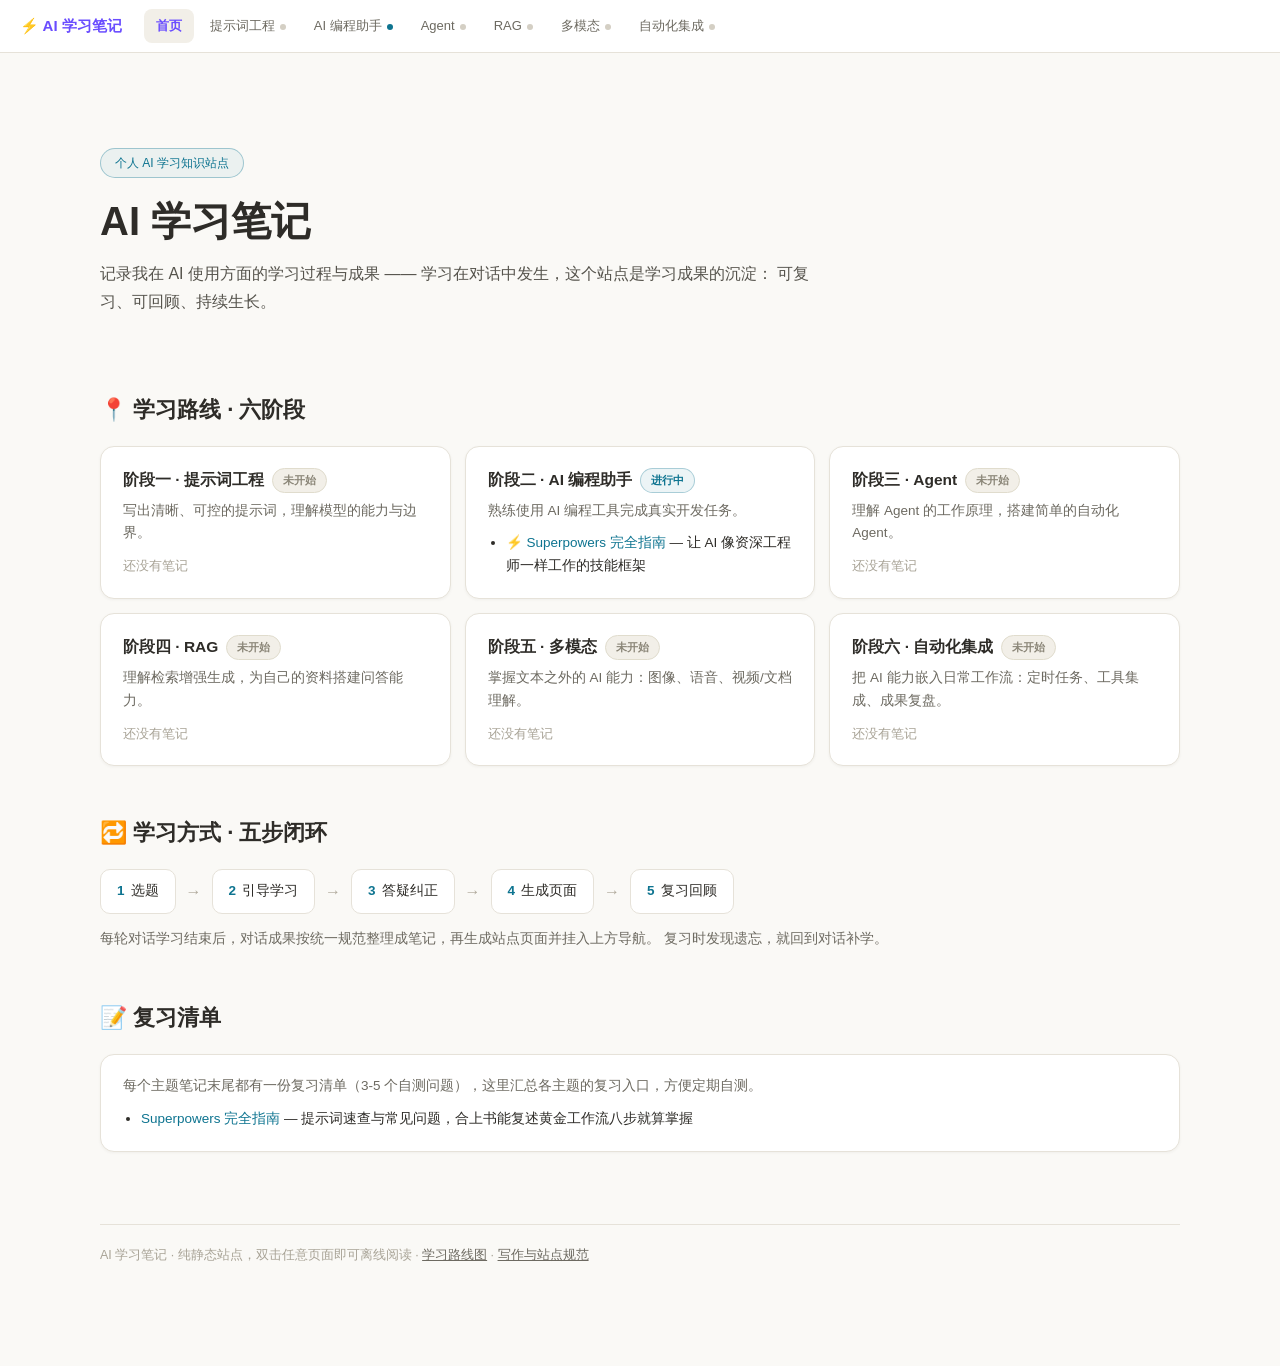
<file: index.html>
<!DOCTYPE html>
<html lang="zh-CN">
<head>
<meta charset="UTF-8">
<meta name="viewport" content="width=device-width, initial-scale=1.0">
<title>AI 学习笔记 · 首页</title>
<link rel="stylesheet" href="./assets/site.css">
<script src="./assets/site.js"></script>
<style>
  body { background: var(--site-bg); color: var(--site-text);
    font-family: -apple-system, BlinkMacSystemFont, "PingFang SC",
    "Hiragino Sans GB", "Microsoft YaHei", sans-serif;
    margin: 0; line-height: 1.7; }
  .wrap { max-width: 1080px; margin: 0 auto; padding: 56px 28px 100px; }
  .hero { padding: 40px 0 20px; }
  .hero .badge { display: inline-block; font-size: 12px; color: var(--site-accent2);
    border: 1px solid rgba(14,116,144,.35); padding: 4px 14px; border-radius: 999px;
    margin-bottom: 18px; background: rgba(14,116,144,.06); }
  .hero h1 { font-size: 40px; margin: 0 0 14px; line-height: 1.25;
    background: linear-gradient(100deg, #2e2c28 30%, var(--site-accent) 75%, var(--site-accent2));
    -webkit-background-clip: text; background-clip: text; color: transparent; }
  .hero p { color: #55534c; font-size: 16px; max-width: 720px; margin: 0 0 8px; }

  h2 { font-size: 22px; margin: 48px 0 18px; }
  .grid { display: grid; gap: 14px;
    grid-template-columns: repeat(auto-fill, minmax(300px, 1fr)); }
  .card { background: var(--site-card); border: 1px solid var(--site-line);
    border-radius: 14px; padding: 20px 22px; transition: .2s;
    box-shadow: 0 1px 3px rgba(60,55,40,.05); }
  .card:hover { border-color: #cfc9bb; transform: translateY(-2px);
    box-shadow: 0 4px 14px rgba(60,55,40,.08); }
  .card h3 { font-size: 15.5px; margin: 0 0 6px; display: flex;
    align-items: center; gap: 8px; flex-wrap: wrap; }
  .card p { font-size: 13.5px; color: var(--site-muted); margin: 0 0 10px; }
  .st { font-size: 11px; font-weight: 700; padding: 2px 10px; border-radius: 999px; }
  .st.doing { background: rgba(14,116,144,.08); color: #0e7490;
    border: 1px solid rgba(14,116,144,.3); }
  .st.todo { background: #f2efe8; color: #8a8577;
    border: 1px solid #e0dccd; }
  .st.done { background: rgba(15,157,88,.08); color: #0f9d58;
    border: 1px solid rgba(15,157,88,.3); }
  .card ul { margin: 0; padding-left: 18px; font-size: 13.5px; }
  .card ul a { color: var(--site-accent2); text-decoration: none; }
  .card ul a:hover { text-decoration: underline; }
  .card .empty { color: #a8a396; font-size: 13px; }

  .loop { display: flex; flex-wrap: wrap; gap: 10px; align-items: center; }
  .loop .node { background: var(--site-card); border: 1px solid var(--site-line);
    border-radius: 10px; padding: 10px 16px; font-size: 13.5px; }
  .loop .node b { color: var(--site-accent2); margin-right: 6px; }
  .loop .arrow { color: #b0aa9c; }

  footer { margin-top: 72px; padding-top: 20px; border-top: 1px solid var(--site-line);
    color: #a8a396; font-size: 12.5px; }
  footer a { color: var(--site-muted); }
</style>
</head>
<body class="site-page">
<div class="wrap">

  <div class="hero">
    <div class="badge">个人 AI 学习知识站点</div>
    <h1>AI 学习笔记</h1>
    <p>记录我在 AI 使用方面的学习过程与成果 —— 学习在对话中发生，这个站点是学习成果的沉淀：
       可复习、可回顾、持续生长。</p>
  </div>

  <h2>📍 学习路线 · 六阶段</h2>
  <div class="grid">
    <div class="card">
      <h3>阶段一 · 提示词工程 <span class="st todo">未开始</span></h3>
      <p>写出清晰、可控的提示词，理解模型的能力与边界。</p>
      <div class="empty">还没有笔记</div>
    </div>
    <div class="card">
      <h3>阶段二 · AI 编程助手 <span class="st doing">进行中</span></h3>
      <p>熟练使用 AI 编程工具完成真实开发任务。</p>
      <ul>
        <li><a href="topics/ai-coding/superpowers/index.html">⚡ Superpowers 完全指南</a> — 让 AI 像资深工程师一样工作的技能框架</li>
      </ul>
    </div>
    <div class="card">
      <h3>阶段三 · Agent <span class="st todo">未开始</span></h3>
      <p>理解 Agent 的工作原理，搭建简单的自动化 Agent。</p>
      <div class="empty">还没有笔记</div>
    </div>
    <div class="card">
      <h3>阶段四 · RAG <span class="st todo">未开始</span></h3>
      <p>理解检索增强生成，为自己的资料搭建问答能力。</p>
      <div class="empty">还没有笔记</div>
    </div>
    <div class="card">
      <h3>阶段五 · 多模态 <span class="st todo">未开始</span></h3>
      <p>掌握文本之外的 AI 能力：图像、语音、视频/文档理解。</p>
      <div class="empty">还没有笔记</div>
    </div>
    <div class="card">
      <h3>阶段六 · 自动化集成 <span class="st todo">未开始</span></h3>
      <p>把 AI 能力嵌入日常工作流：定时任务、工具集成、成果复盘。</p>
      <div class="empty">还没有笔记</div>
    </div>
  </div>

  <h2>🔁 学习方式 · 五步闭环</h2>
  <div class="loop">
    <div class="node"><b>1</b>选题</div><span class="arrow">→</span>
    <div class="node"><b>2</b>引导学习</div><span class="arrow">→</span>
    <div class="node"><b>3</b>答疑纠正</div><span class="arrow">→</span>
    <div class="node"><b>4</b>生成页面</div><span class="arrow">→</span>
    <div class="node"><b>5</b>复习回顾</div>
  </div>
  <p style="color:var(--site-muted);font-size:13.5px;margin-top:14px">
    每轮对话学习结束后，对话成果按统一规范整理成笔记，再生成站点页面并挂入上方导航。
    复习时发现遗忘，就回到对话补学。
  </p>

  <h2>📝 复习清单</h2>
  <div class="card" id="review">
    <p>每个主题笔记末尾都有一份复习清单（3-5 个自测问题），这里汇总各主题的复习入口，方便定期自测。</p>
    <ul>
      <li><a href="topics/ai-coding/superpowers/index.html#prompts">Superpowers 完全指南</a> — 提示词速查与常见问题，合上书能复述黄金工作流八步就算掌握</li>
    </ul>
  </div>

  <footer>
    AI 学习笔记 · 纯静态站点，双击任意页面即可离线阅读 ·
    <a href="docs/roadmap.md">学习路线图</a> ·
    <a href="docs/conventions.md">写作与站点规范</a>
  </footer>

</div>
</body>
</html>
</file>
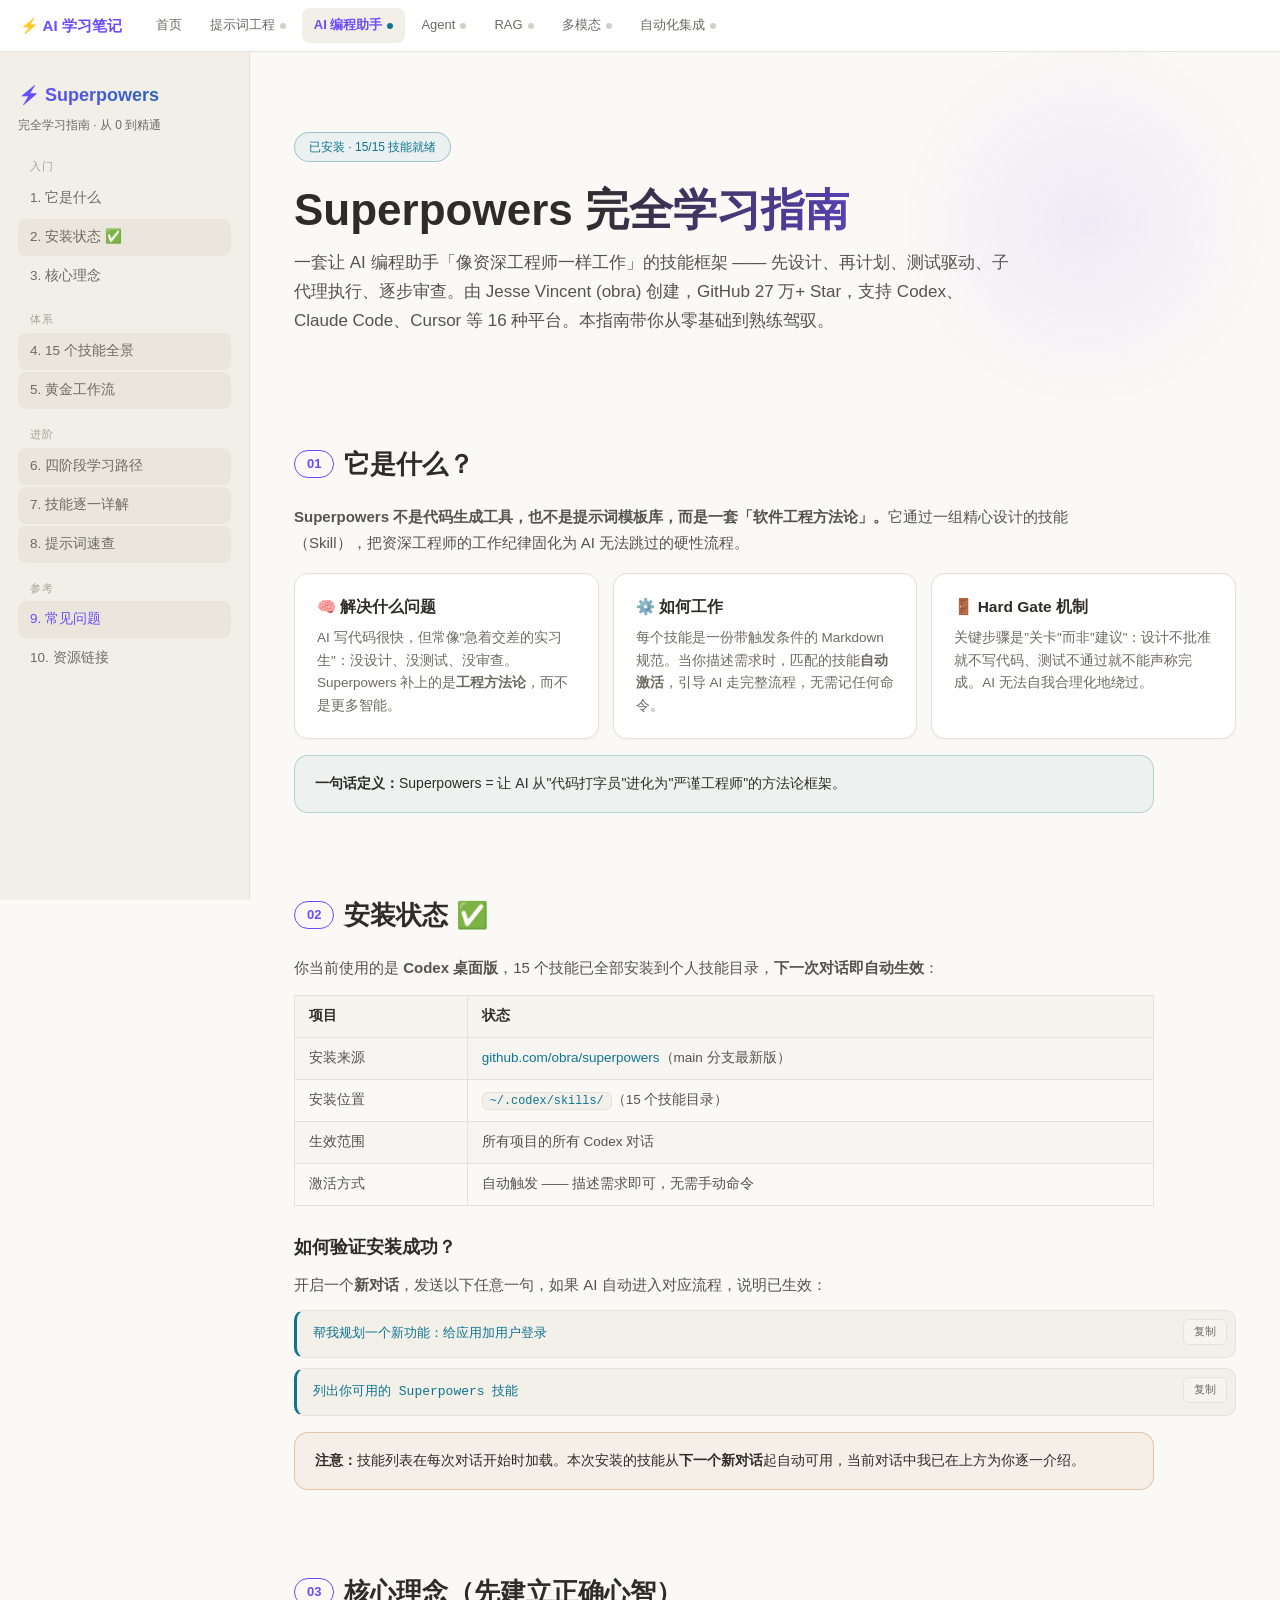
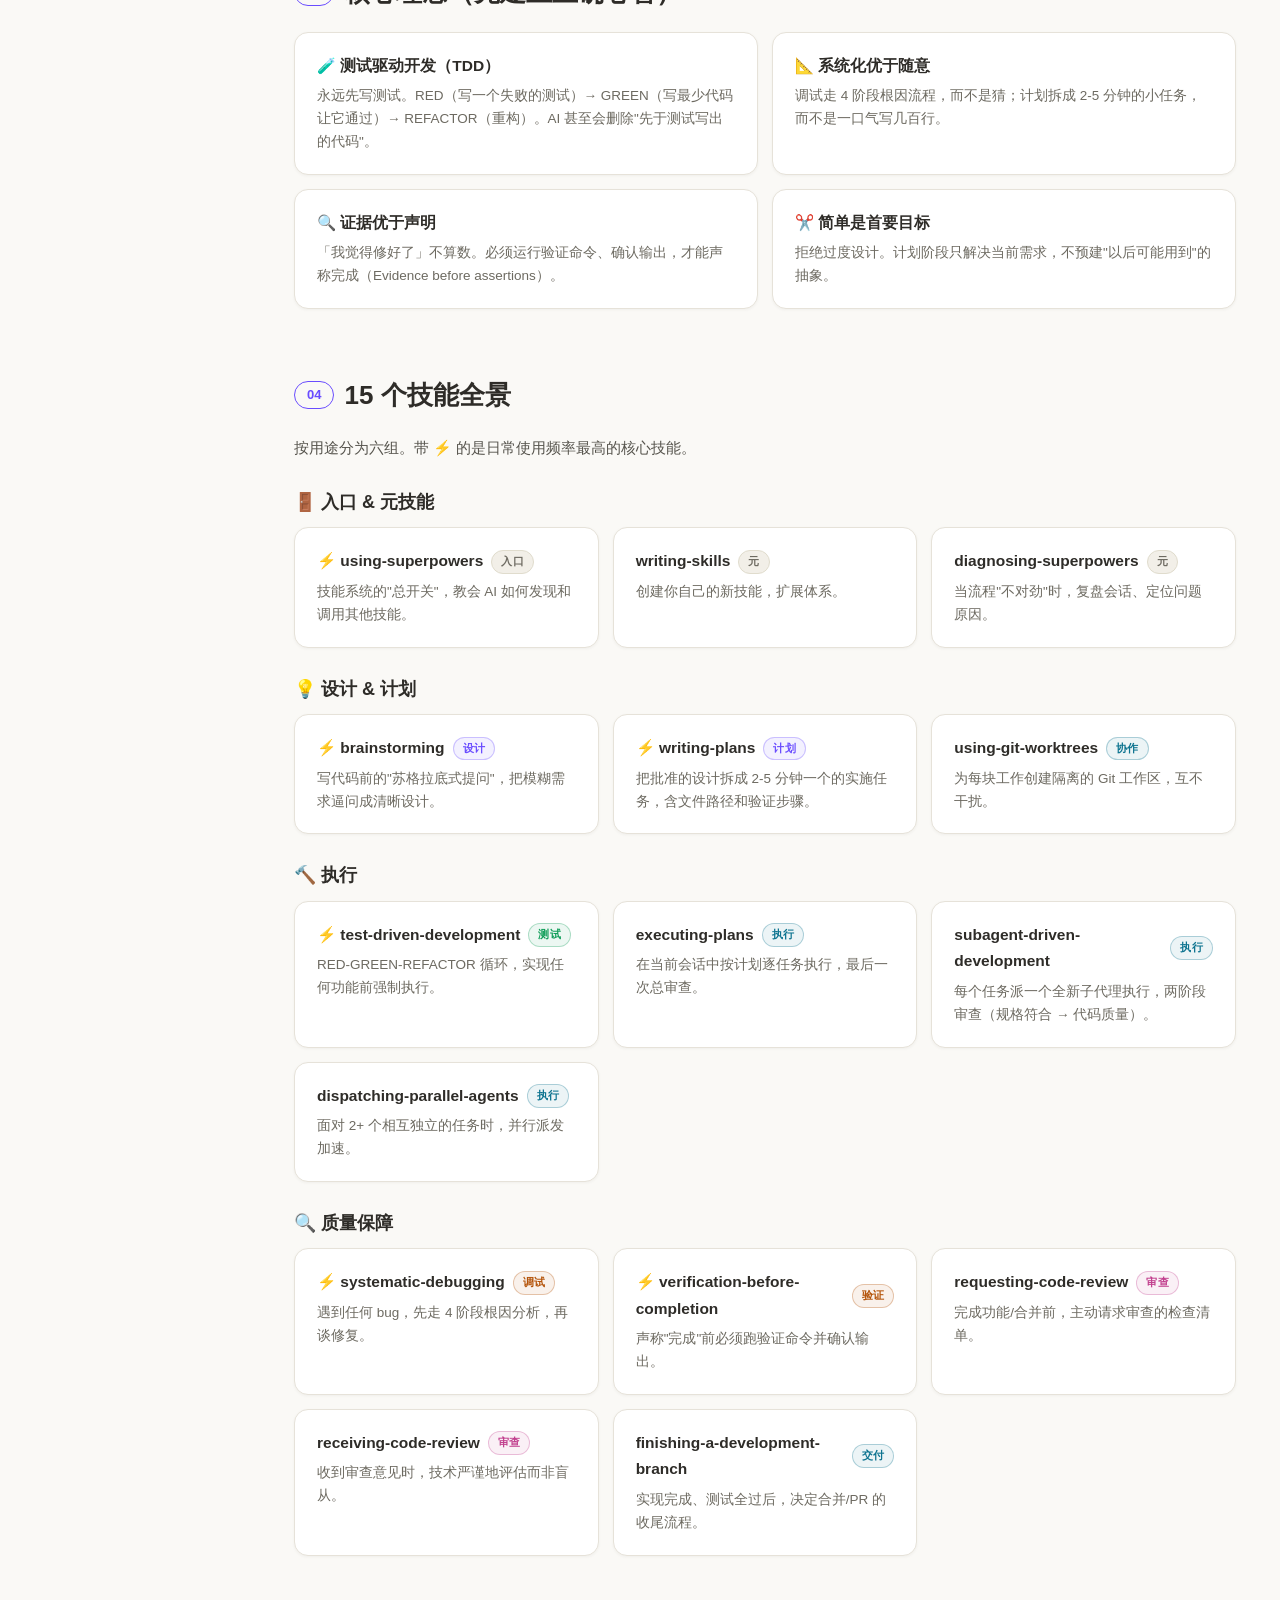
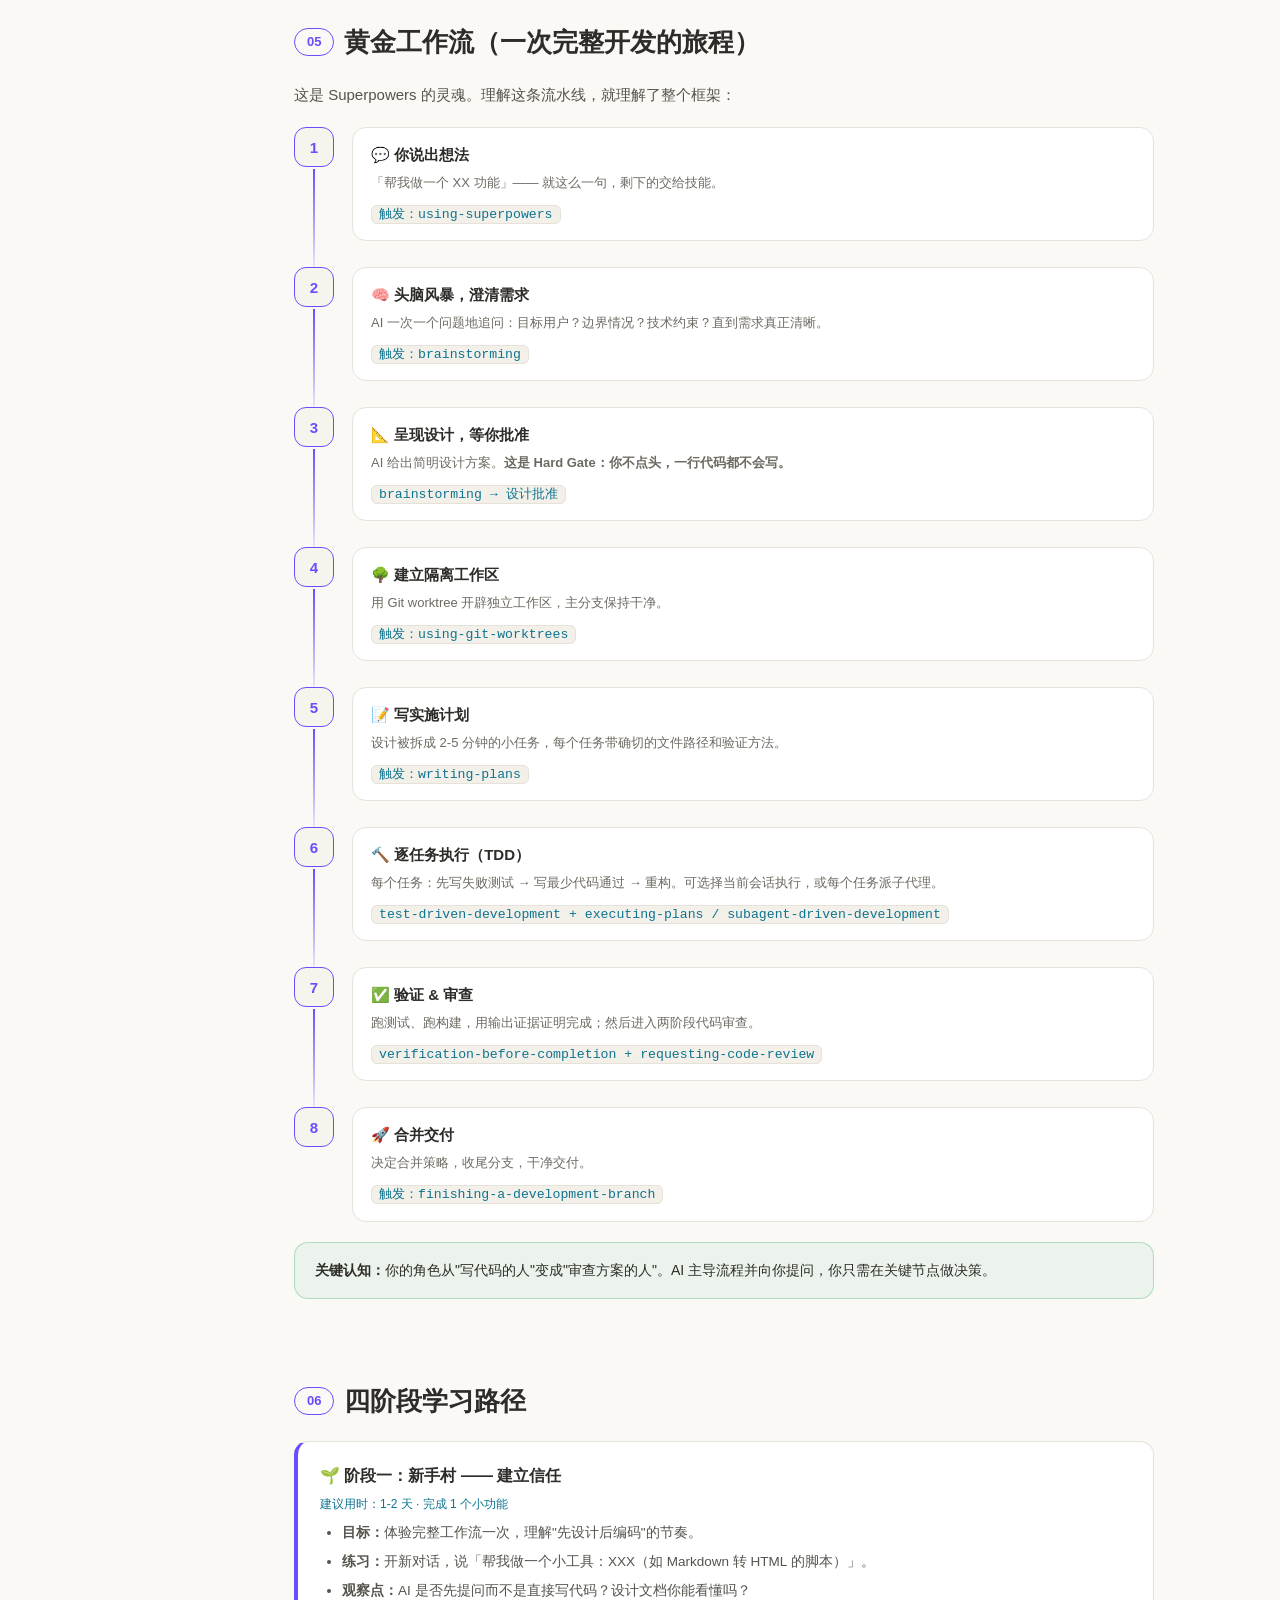
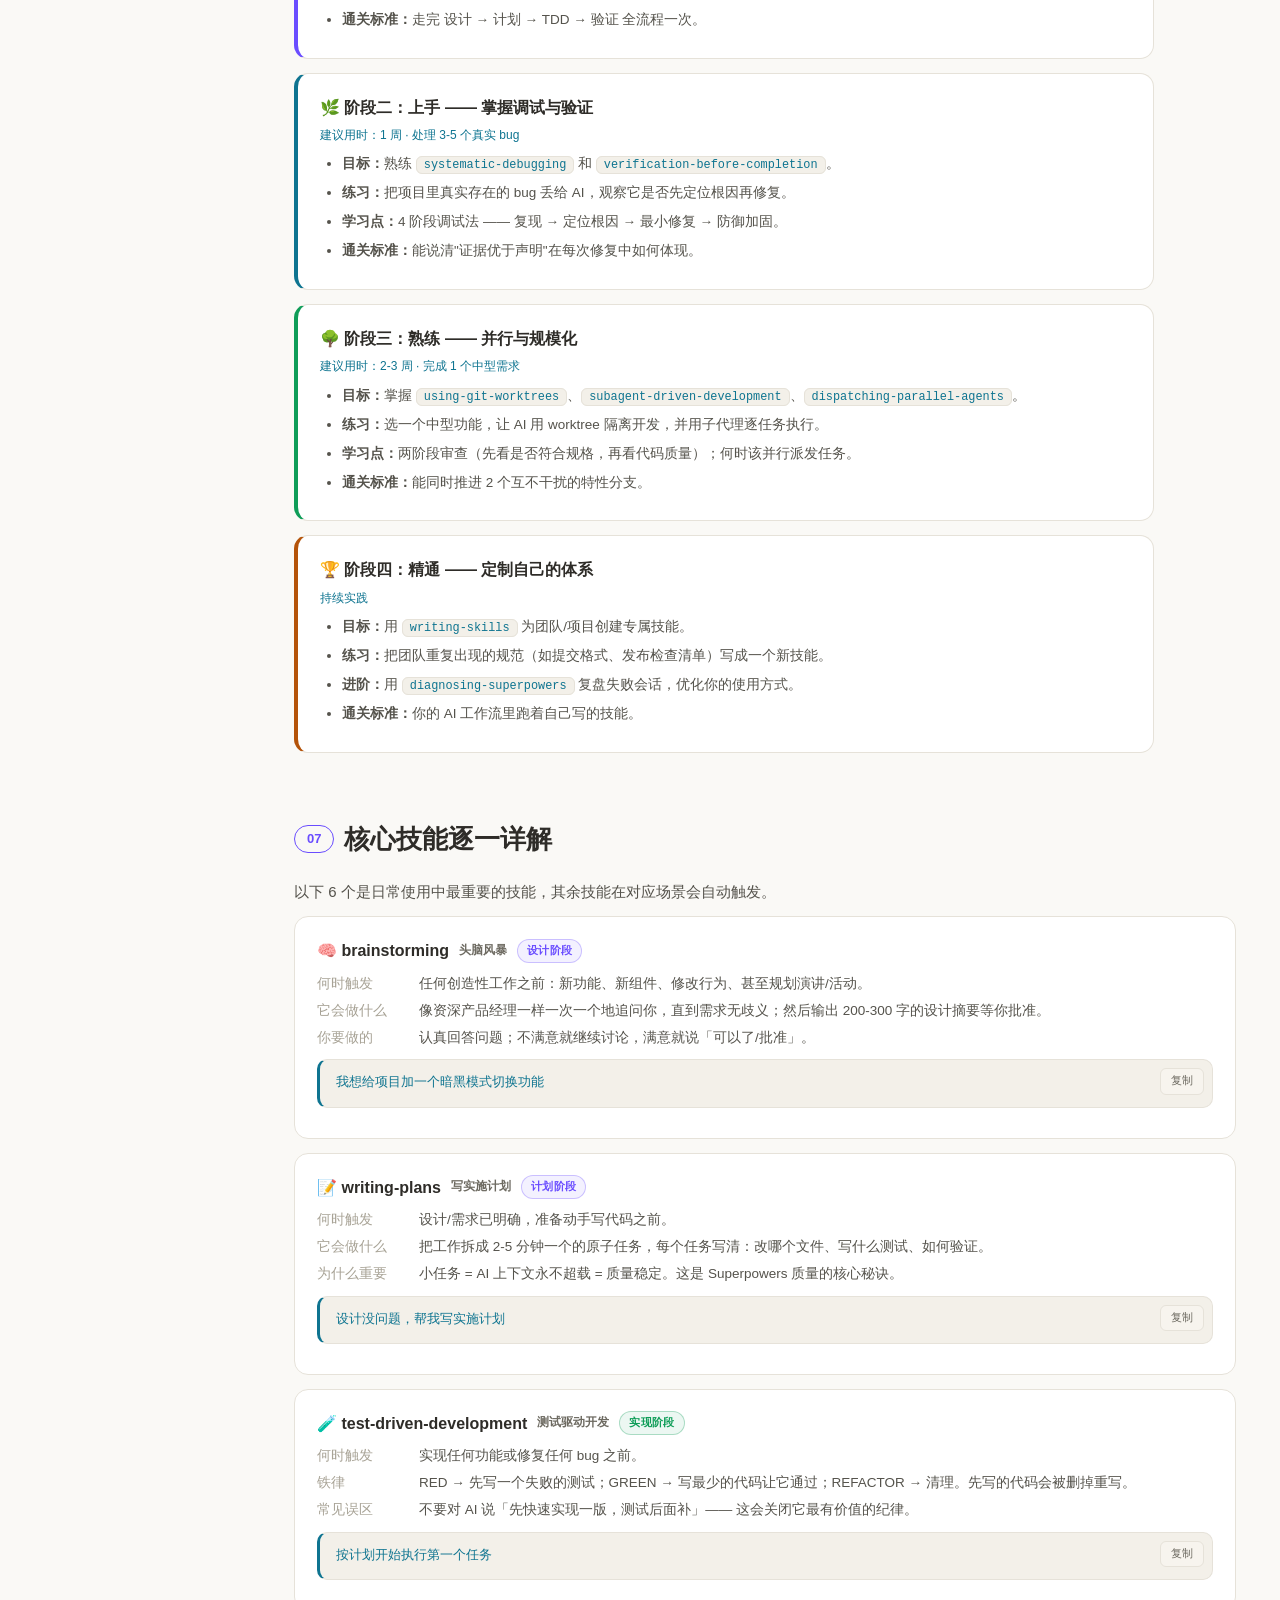
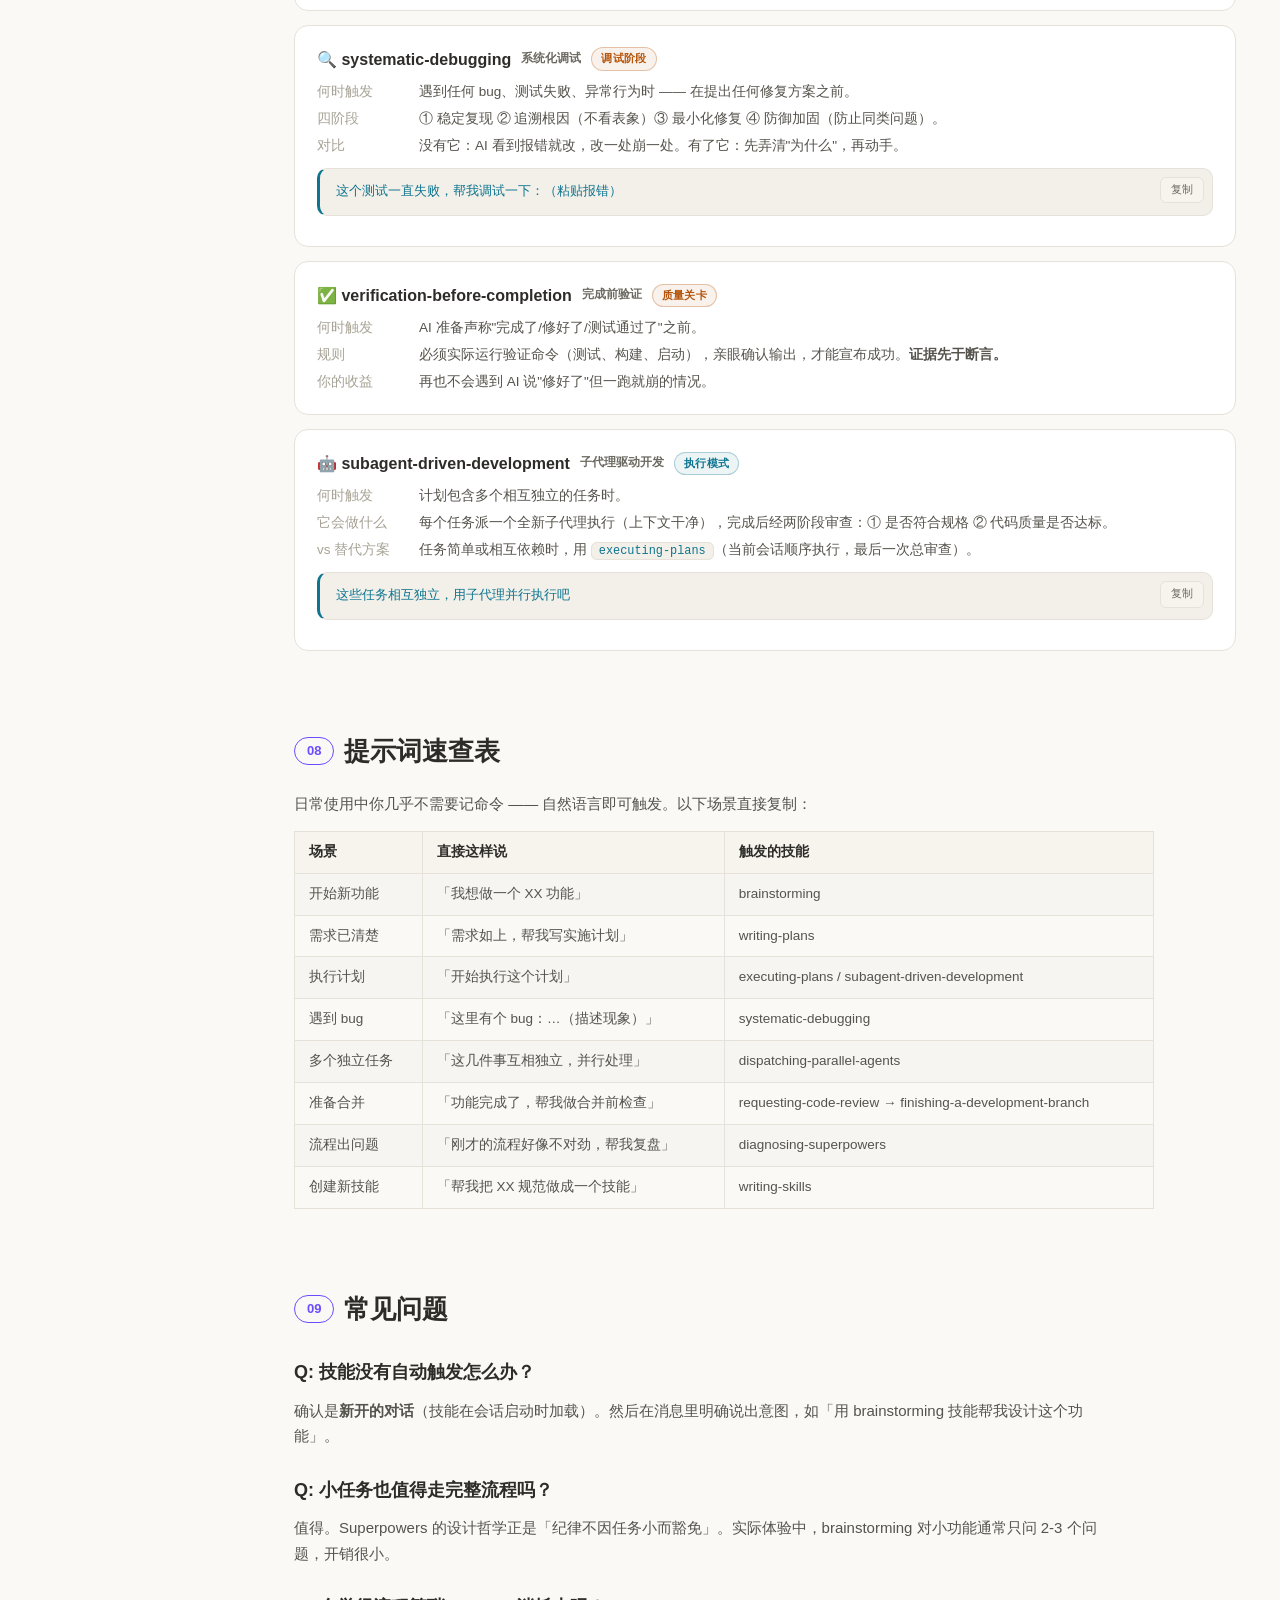
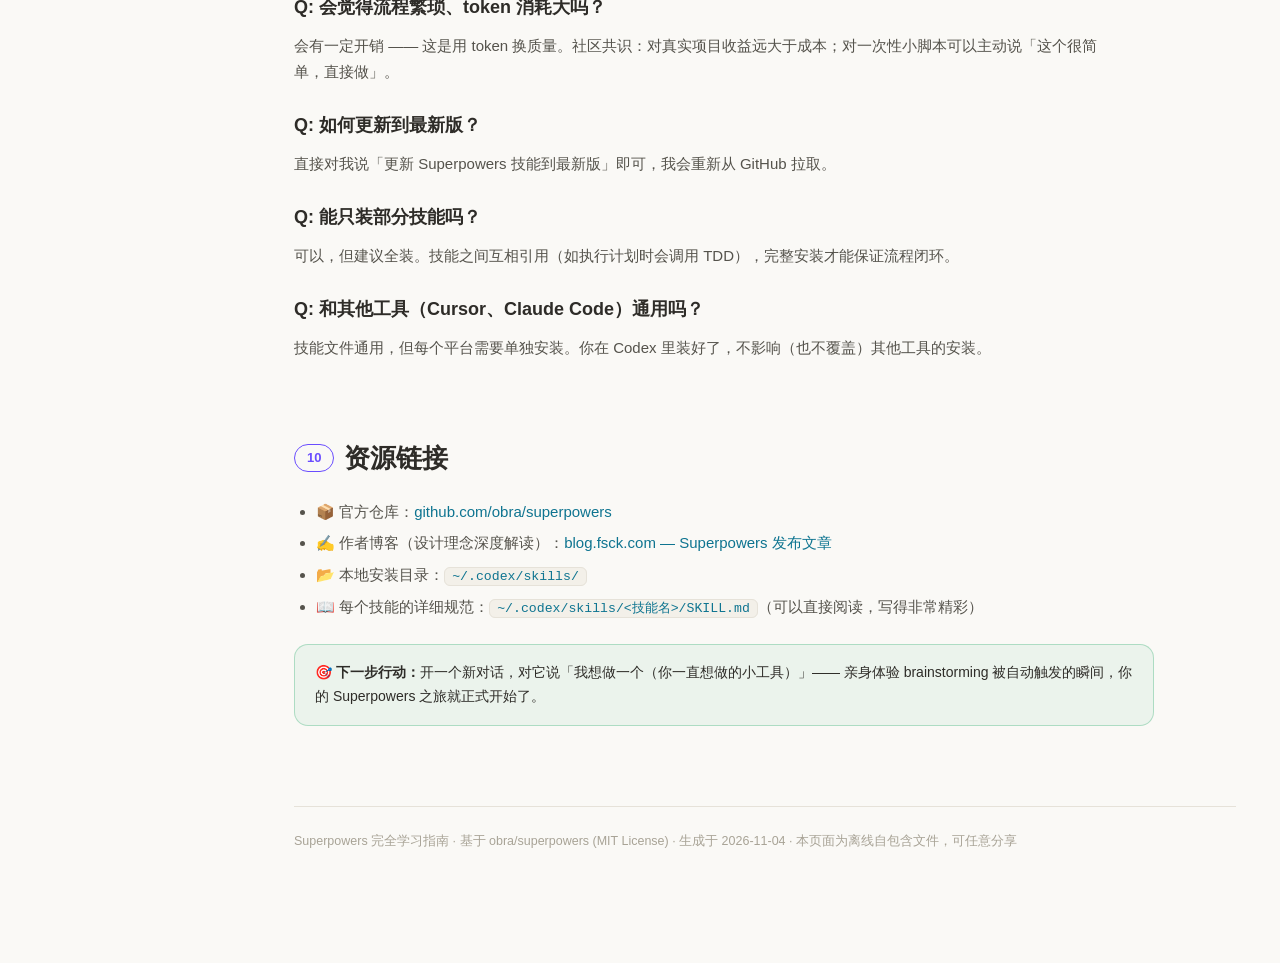
<file: topics/ai-coding/superpowers/index.html>
<!DOCTYPE html>
<html lang="zh-CN">
<head>
<meta charset="UTF-8">
<meta name="viewport" content="width=device-width, initial-scale=1.0">
<title>Superpowers 完全学习指南 · 从 0 到精通</title>
<link rel="stylesheet" href="../../../assets/site.css">
<script src="../../../assets/site.js"></script>
<style>
  :root{
    --bg:#faf9f6; --bg2:#f2efe8; --card:#ffffff; --card2:#f7f4ee;
    --line:#e6e2d9; --text:#2e2c28; --muted:#6d6a61; --dim:#a8a396;
    --accent:#6a4dff; --accent2:#0e7490; --green:#0f9d58; --amber:#b45309;
    --red:#d64545; --pink:#c2418f;
    --radius:14px;
  }
  *{margin:0;padding:0;box-sizing:border-box}
  html{scroll-behavior:smooth}
  body{background:var(--bg);color:var(--text);font-family:-apple-system,BlinkMacSystemFont,"PingFang SC","Hiragino Sans GB","Microsoft YaHei",sans-serif;line-height:1.7;font-size:15px}
  a{color:var(--accent2);text-decoration:none}
  a:hover{text-decoration:underline}
  code,kbd{font-family:"SF Mono",Menlo,Consolas,monospace;font-size:.88em;background:#f3f0e9;border:1px solid var(--line);border-radius:6px;padding:1px 7px;color:#0e7490}
  ::selection{background:rgba(106,77,255,.18)}

  /* layout */
  .layout{display:flex;max-width:1280px;margin:0 auto}
  nav{position:sticky;top:var(--site-nav-h,52px);height:calc(100vh - var(--site-nav-h, 52px));width:250px;flex-shrink:0;padding:28px 18px;border-right:1px solid var(--line);overflow-y:auto;background:var(--bg2)}
  nav .logo{font-size:18px;font-weight:800;margin-bottom:4px;background:linear-gradient(90deg,var(--accent),var(--accent2));-webkit-background-clip:text;background-clip:text;color:transparent}
  nav .sub{color:var(--muted);font-size:12px;margin-bottom:22px}
  nav a{display:block;color:var(--muted);padding:7px 12px;border-radius:8px;font-size:13.5px;margin-bottom:2px;transition:.15s}
  nav a:hover{background:#eae6db;color:var(--text);text-decoration:none}
  nav a.sec{color:var(--dim);font-size:11px;letter-spacing:.12em;text-transform:uppercase;margin:16px 0 4px;padding:0 12px}
  main{flex:1;min-width:0;padding:0 44px 120px}

  section{padding-top:64px}
  h1{font-size:34px;line-height:1.25;margin-bottom:12px}
  h2{font-size:26px;margin-bottom:18px;display:flex;align-items:center;gap:10px}
  h2 .no{font-size:13px;font-weight:700;color:var(--accent);border:1px solid var(--accent);border-radius:999px;padding:2px 12px;white-space:nowrap}
  h3{font-size:18px;margin:26px 0 10px}
  p{color:#55534c;margin-bottom:12px;max-width:820px}
  ul,ol{color:#55534c;padding-left:22px;margin-bottom:12px}
  li{margin-bottom:6px}
  .muted{color:var(--muted)}

  /* hero */
  .hero{padding:80px 0 30px;position:relative}
  .hero .badge{display:inline-block;font-size:12px;color:var(--accent2);border:1px solid rgba(14,116,144,.35);padding:4px 14px;border-radius:999px;margin-bottom:20px;background:rgba(14,116,144,.06)}
  .hero h1{font-size:44px;background:linear-gradient(100deg,#2e2c28 30%,var(--accent) 75%,var(--accent2));-webkit-background-clip:text;background-clip:text;color:transparent}
  .hero p{font-size:17px;max-width:720px}
  .hero .glow{position:absolute;top:-40px;right:-60px;width:420px;height:420px;background:radial-gradient(circle,rgba(106,77,255,.08),transparent 65%);pointer-events:none}

  .grid{display:grid;gap:14px}
  .g2{grid-template-columns:repeat(2,1fr)}
  .g3{grid-template-columns:repeat(3,1fr)}
  @media(max-width:900px){.g2,.g3{grid-template-columns:1fr} nav{display:none} main{padding:0 22px 100px}}

  .card{background:var(--card);border:1px solid var(--line);border-radius:var(--radius);padding:20px 22px;transition:.2s;box-shadow:0 1px 3px rgba(60,55,40,.05)}
  .card:hover{border-color:#cfc9bb;transform:translateY(-2px);box-shadow:0 4px 14px rgba(60,55,40,.08)}
  .card h4{font-size:15.5px;margin-bottom:6px;display:flex;align-items:center;gap:8px}
  .card p{font-size:13.5px;color:var(--muted);margin-bottom:0}
  .tag{font-size:10.5px;font-weight:700;padding:2px 9px;border-radius:999px;letter-spacing:.03em;white-space:nowrap}
  .t-core{background:rgba(106,77,255,.08);color:var(--accent);border:1px solid rgba(106,77,255,.3)}
  .t-flow{background:rgba(14,116,144,.08);color:var(--accent2);border:1px solid rgba(14,116,144,.3)}
  .t-test{background:rgba(15,157,88,.08);color:var(--green);border:1px solid rgba(15,157,88,.3)}
  .t-debug{background:rgba(180,83,9,.08);color:var(--amber);border:1px solid rgba(180,83,9,.3)}
  .t-review{background:rgba(194,65,143,.08);color:var(--pink);border:1px solid rgba(194,65,143,.3)}
  .t-meta{background:#f2efe8;color:#6d6a61;border:1px solid #e0dccd}

  /* workflow stepper */
  .flow{display:flex;flex-direction:column;gap:0;margin:20px 0;max-width:860px}
  .step{display:flex;gap:18px;position:relative;padding-bottom:26px}
  .step::before{content:"";position:absolute;left:19px;top:42px;bottom:0;width:2px;background:linear-gradient(var(--accent),rgba(106,77,255,.12))}
  .step:last-child{padding-bottom:0}
  .step:last-child::before{display:none}
  .step .dot{width:40px;height:40px;flex-shrink:0;border-radius:12px;display:flex;align-items:center;justify-content:center;font-weight:800;font-size:15px;background:var(--card2);border:1px solid var(--accent);color:var(--accent)}
  .step .body{flex:1;background:var(--card);border:1px solid var(--line);border-radius:var(--radius);padding:14px 18px}
  .step .body h4{font-size:15px;margin-bottom:4px}
  .step .body p{font-size:13px;color:var(--muted);margin-bottom:6px}

  /* prompt box */
  .prompt{background:#f3f0e9;border:1px solid var(--line);border-left:3px solid var(--accent2);border-radius:10px;padding:12px 16px;margin:10px 0;font-family:"SF Mono",Menlo,monospace;font-size:13px;color:#0e7490;position:relative}
  .prompt .copy{position:absolute;top:8px;right:8px;font-size:11px;color:var(--muted);background:var(--card2);border:1px solid var(--line);border-radius:6px;padding:3px 10px;cursor:pointer;user-select:none}
  .prompt .copy:hover{color:var(--text);border-color:var(--accent)}

  table{width:100%;border-collapse:collapse;margin:14px 0;font-size:13.5px;max-width:860px}
  th,td{border:1px solid var(--line);padding:9px 14px;text-align:left}
  th{background:var(--card2);color:var(--text)}
  td{color:#55534c}
  tr:nth-child(even) td{background:rgba(60,55,40,.02)}

  .callout{border-radius:var(--radius);padding:16px 20px;margin:16px 0;font-size:14px;max-width:860px}
  .c-ok{background:rgba(15,157,88,.06);border:1px solid rgba(15,157,88,.28)}
  .c-warn{background:rgba(180,83,9,.06);border:1px solid rgba(180,83,9,.28)}
  .c-info{background:rgba(14,116,144,.05);border:1px solid rgba(14,116,144,.25)}
  .callout b{color:var(--text)}

  .path{display:flex;flex-direction:column;gap:14px;max-width:860px;margin-top:16px}
  .phase{background:var(--card);border:1px solid var(--line);border-radius:var(--radius);padding:20px 22px;border-left:4px solid var(--accent)}
  .phase.p2{border-left-color:var(--accent2)}
  .phase.p3{border-left-color:var(--green)}
  .phase.p4{border-left-color:var(--amber)}
  .phase h4{font-size:16px;margin-bottom:4px}
  .phase .dur{font-size:12px;color:var(--accent2);margin-bottom:8px}
  .phase ul{font-size:13.5px;margin-bottom:0}

  .skill-detail{background:var(--card);border:1px solid var(--line);border-radius:var(--radius);padding:20px 22px;margin-bottom:14px}
  .skill-detail h4{font-size:16px;display:flex;align-items:center;gap:10px;flex-wrap:wrap;margin-bottom:8px}
  .skill-detail .en{font-family:"SF Mono",Menlo,monospace;font-size:12px;color:var(--muted)}
  .kv{display:grid;grid-template-columns:88px 1fr;gap:4px 14px;font-size:13.5px;margin-top:8px}
  .kv dt{color:var(--dim)}
  .kv dd{color:#55534c}

  footer{margin-top:80px;padding-top:24px;border-top:1px solid var(--line);color:var(--dim);font-size:12.5px}
</style>
</head>
<body class="site-page">
<div class="layout">

<nav>
  <div class="logo">⚡ Superpowers</div>
  <div class="sub">完全学习指南 · 从 0 到精通</div>
  <a class="sec">入门</a>
  <a href="#what">1. 它是什么</a>
  <a href="#install">2. 安装状态 ✅</a>
  <a href="#philosophy">3. 核心理念</a>
  <a class="sec">体系</a>
  <a href="#skills-map">4. 15 个技能全景</a>
  <a href="#workflow">5. 黄金工作流</a>
  <a class="sec">进阶</a>
  <a href="#path">6. 四阶段学习路径</a>
  <a href="#skills-detail">7. 技能逐一详解</a>
  <a href="#prompts">8. 提示词速查</a>
  <a class="sec">参考</a>
  <a href="#faq">9. 常见问题</a>
  <a href="#resources">10. 资源链接</a>
</nav>

<main>

<!-- HERO -->
<div class="hero">
  <div class="glow"></div>
  <div class="badge">已安装 · 15/15 技能就绪</div>
  <h1>Superpowers 完全学习指南</h1>
  <p>一套让 AI 编程助手「像资深工程师一样工作」的技能框架 —— 先设计、再计划、测试驱动、子代理执行、逐步审查。由 Jesse Vincent (obra) 创建，GitHub 27 万+ Star，支持 Codex、Claude Code、Cursor 等 16 种平台。本指南带你从零基础到熟练驾驭。</p>
</div>

<!-- 1 WHAT -->
<section id="what">
  <h2><span class="no">01</span>它是什么？</h2>
  <p><b>Superpowers 不是代码生成工具，也不是提示词模板库，而是一套「软件工程方法论」。</b>它通过一组精心设计的技能（Skill），把资深工程师的工作纪律固化为 AI 无法跳过的硬性流程。</p>
  <div class="grid g3" style="margin-top:18px">
    <div class="card"><h4>🧠 解决什么问题</h4><p>AI 写代码很快，但常像"急着交差的实习生"：没设计、没测试、没审查。Superpowers 补上的是<b>工程方法论</b>，而不是更多智能。</p></div>
    <div class="card"><h4>⚙️ 如何工作</h4><p>每个技能是一份带触发条件的 Markdown 规范。当你描述需求时，匹配的技能<b>自动激活</b>，引导 AI 走完整流程，无需记任何命令。</p></div>
    <div class="card"><h4>🚪 Hard Gate 机制</h4><p>关键步骤是"关卡"而非"建议"：设计不批准就不写代码、测试不通过就不能声称完成。AI 无法自我合理化地绕过。</p></div>
  </div>
  <div class="callout c-info"><b>一句话定义：</b>Superpowers = 让 AI 从"代码打字员"进化为"严谨工程师"的方法论框架。</div>
</section>

<!-- 2 INSTALL -->
<section id="install">
  <h2><span class="no">02</span>安装状态 ✅</h2>
  <p>你当前使用的是 <b>Codex 桌面版</b>，15 个技能已全部安装到个人技能目录，<b>下一次对话即自动生效</b>：</p>
  <table>
    <tr><th>项目</th><th>状态</th></tr>
    <tr><td>安装来源</td><td><a href="https://github.com/obra/superpowers">github.com/obra/superpowers</a>（main 分支最新版）</td></tr>
    <tr><td>安装位置</td><td><code>~/.codex/skills/</code>（15 个技能目录）</td></tr>
    <tr><td>生效范围</td><td>所有项目的所有 Codex 对话</td></tr>
    <tr><td>激活方式</td><td>自动触发 —— 描述需求即可，无需手动命令</td></tr>
  </table>
  <h3>如何验证安装成功？</h3>
  <p>开启一个<b>新对话</b>，发送以下任意一句，如果 AI 自动进入对应流程，说明已生效：</p>
  <div class="prompt">帮我规划一个新功能：给应用加用户登录<span class="copy">复制</span></div>
  <div class="prompt">列出你可用的 Superpowers 技能<span class="copy">复制</span></div>
  <div class="callout c-warn"><b>注意：</b>技能列表在每次对话开始时加载。本次安装的技能从<b>下一个新对话</b>起自动可用，当前对话中我已在上方为你逐一介绍。</div>
</section>

<!-- 3 PHILOSOPHY -->
<section id="philosophy">
  <h2><span class="no">03</span>核心理念（先建立正确心智）</h2>
  <div class="grid g2" style="margin-top:6px">
    <div class="card"><h4>🧪 测试驱动开发（TDD）</h4><p>永远先写测试。RED（写一个失败的测试）→ GREEN（写最少代码让它通过）→ REFACTOR（重构）。AI 甚至会删除"先于测试写出的代码"。</p></div>
    <div class="card"><h4>📐 系统化优于随意</h4><p>调试走 4 阶段根因流程，而不是猜；计划拆成 2-5 分钟的小任务，而不是一口气写几百行。</p></div>
    <div class="card"><h4>🔍 证据优于声明</h4><p>「我觉得修好了」不算数。必须运行验证命令、确认输出，才能声称完成（Evidence before assertions）。</p></div>
    <div class="card"><h4>✂️ 简单是首要目标</h4><p>拒绝过度设计。计划阶段只解决当前需求，不预建"以后可能用到"的抽象。</p></div>
  </div>
</section>

<!-- 4 SKILLS MAP -->
<section id="skills-map">
  <h2><span class="no">04</span>15 个技能全景</h2>
  <p>按用途分为六组。带 ⚡ 的是日常使用频率最高的核心技能。</p>

  <h3>🚪 入口 & 元技能</h3>
  <div class="grid g3">
    <div class="card"><h4>⚡ using-superpowers <span class="tag t-meta">入口</span></h4><p>技能系统的"总开关"，教会 AI 如何发现和调用其他技能。</p></div>
    <div class="card"><h4>writing-skills <span class="t-meta tag">元</span></h4><p>创建你自己的新技能，扩展体系。</p></div>
    <div class="card"><h4>diagnosing-superpowers <span class="tag t-meta">元</span></h4><p>当流程"不对劲"时，复盘会话、定位问题原因。</p></div>
  </div>

  <h3>💡 设计 & 计划</h3>
  <div class="grid g3">
    <div class="card"><h4>⚡ brainstorming <span class="tag t-core">设计</span></h4><p>写代码前的"苏格拉底式提问"，把模糊需求逼问成清晰设计。</p></div>
    <div class="card"><h4>⚡ writing-plans <span class="tag t-core">计划</span></h4><p>把批准的设计拆成 2-5 分钟一个的实施任务，含文件路径和验证步骤。</p></div>
    <div class="card"><h4>using-git-worktrees <span class="tag t-flow">协作</span></h4><p>为每块工作创建隔离的 Git 工作区，互不干扰。</p></div>
  </div>

  <h3>🔨 执行</h3>
  <div class="grid g3">
    <div class="card"><h4>⚡ test-driven-development <span class="tag t-test">测试</span></h4><p>RED-GREEN-REFACTOR 循环，实现任何功能前强制执行。</p></div>
    <div class="card"><h4>executing-plans <span class="tag t-flow">执行</span></h4><p>在当前会话中按计划逐任务执行，最后一次总审查。</p></div>
    <div class="card"><h4>subagent-driven-development <span class="tag t-flow">执行</span></h4><p>每个任务派一个全新子代理执行，两阶段审查（规格符合 → 代码质量）。</p></div>
    <div class="card"><h4>dispatching-parallel-agents <span class="tag t-flow">执行</span></h4><p>面对 2+ 个相互独立的任务时，并行派发加速。</p></div>
  </div>

  <h3>🔍 质量保障</h3>
  <div class="grid g3">
    <div class="card"><h4>⚡ systematic-debugging <span class="tag t-debug">调试</span></h4><p>遇到任何 bug，先走 4 阶段根因分析，再谈修复。</p></div>
    <div class="card"><h4>⚡ verification-before-completion <span class="tag t-debug">验证</span></h4><p>声称"完成"前必须跑验证命令并确认输出。</p></div>
    <div class="card"><h4>requesting-code-review <span class="tag t-review">审查</span></h4><p>完成功能/合并前，主动请求审查的检查清单。</p></div>
    <div class="card"><h4>receiving-code-review <span class="tag t-review">审查</span></h4><p>收到审查意见时，技术严谨地评估而非盲从。</p></div>
    <div class="card"><h4>finishing-a-development-branch <span class="tag t-flow">交付</span></h4><p>实现完成、测试全过后，决定合并/PR 的收尾流程。</p></div>
  </div>
</section>

<!-- 5 WORKFLOW -->
<section id="workflow">
  <h2><span class="no">05</span>黄金工作流（一次完整开发的旅程）</h2>
  <p>这是 Superpowers 的灵魂。理解这条流水线，就理解了整个框架：</p>
  <div class="flow">
    <div class="step"><div class="dot">1</div><div class="body"><h4>💬 你说出想法</h4><p>「帮我做一个 XX 功能」—— 就这么一句，剩下的交给技能。</p><code>触发：using-superpowers</code></div></div>
    <div class="step"><div class="dot">2</div><div class="body"><h4>🧠 头脑风暴，澄清需求</h4><p>AI 一次一个问题地追问：目标用户？边界情况？技术约束？直到需求真正清晰。</p><code>触发：brainstorming</code></div></div>
    <div class="step"><div class="dot">3</div><div class="body"><h4>📐 呈现设计，等你批准</h4><p>AI 给出简明设计方案。<b>这是 Hard Gate：你不点头，一行代码都不会写。</b></p><code>brainstorming → 设计批准</code></div></div>
    <div class="step"><div class="dot">4</div><div class="body"><h4>🌳 建立隔离工作区</h4><p>用 Git worktree 开辟独立工作区，主分支保持干净。</p><code>触发：using-git-worktrees</code></div></div>
    <div class="step"><div class="dot">5</div><div class="body"><h4>📝 写实施计划</h4><p>设计被拆成 2-5 分钟的小任务，每个任务带确切的文件路径和验证方法。</p><code>触发：writing-plans</code></div></div>
    <div class="step"><div class="dot">6</div><div class="body"><h4>🔨 逐任务执行（TDD）</h4><p>每个任务：先写失败测试 → 写最少代码通过 → 重构。可选择当前会话执行，或每个任务派子代理。</p><code>test-driven-development + executing-plans / subagent-driven-development</code></div></div>
    <div class="step"><div class="dot">7</div><div class="body"><h4>✅ 验证 & 审查</h4><p>跑测试、跑构建，用输出证据证明完成；然后进入两阶段代码审查。</p><code>verification-before-completion + requesting-code-review</code></div></div>
    <div class="step"><div class="dot">8</div><div class="body"><h4>🚀 合并交付</h4><p>决定合并策略，收尾分支，干净交付。</p><code>触发：finishing-a-development-branch</code></div></div>
  </div>
  <div class="callout c-ok"><b>关键认知：</b>你的角色从"写代码的人"变成"审查方案的人"。AI 主导流程并向你提问，你只需在关键节点做决策。</div>
</section>

<!-- 6 LEARNING PATH -->
<section id="path">
  <h2><span class="no">06</span>四阶段学习路径</h2>
  <div class="path">
    <div class="phase">
      <h4>🌱 阶段一：新手村 —— 建立信任</h4>
      <div class="dur">建议用时：1-2 天 · 完成 1 个小功能</div>
      <ul>
        <li><b>目标：</b>体验完整工作流一次，理解"先设计后编码"的节奏。</li>
        <li><b>练习：</b>开新对话，说「帮我做一个小工具：XXX（如 Markdown 转 HTML 的脚本）」。</li>
        <li><b>观察点：</b>AI 是否先提问而不是直接写代码？设计文档你能看懂吗？</li>
        <li><b>通关标准：</b>走完 设计 → 计划 → TDD → 验证 全流程一次。</li>
      </ul>
    </div>
    <div class="phase p2">
      <h4>🌿 阶段二：上手 —— 掌握调试与验证</h4>
      <div class="dur">建议用时：1 周 · 处理 3-5 个真实 bug</div>
      <ul>
        <li><b>目标：</b>熟练 <code>systematic-debugging</code> 和 <code>verification-before-completion</code>。</li>
        <li><b>练习：</b>把项目里真实存在的 bug 丢给 AI，观察它是否先定位根因再修复。</li>
        <li><b>学习点：</b>4 阶段调试法 —— 复现 → 定位根因 → 最小修复 → 防御加固。</li>
        <li><b>通关标准：</b>能说清"证据优于声明"在每次修复中如何体现。</li>
      </ul>
    </div>
    <div class="phase p3">
      <h4>🌳 阶段三：熟练 —— 并行与规模化</h4>
      <div class="dur">建议用时：2-3 周 · 完成 1 个中型需求</div>
      <ul>
        <li><b>目标：</b>掌握 <code>using-git-worktrees</code>、<code>subagent-driven-development</code>、<code>dispatching-parallel-agents</code>。</li>
        <li><b>练习：</b>选一个中型功能，让 AI 用 worktree 隔离开发，并用子代理逐任务执行。</li>
        <li><b>学习点：</b>两阶段审查（先看是否符合规格，再看代码质量）；何时该并行派发任务。</li>
        <li><b>通关标准：</b>能同时推进 2 个互不干扰的特性分支。</li>
      </ul>
    </div>
    <div class="phase p4">
      <h4>🏆 阶段四：精通 —— 定制自己的体系</h4>
      <div class="dur">持续实践</div>
      <ul>
        <li><b>目标：</b>用 <code>writing-skills</code> 为团队/项目创建专属技能。</li>
        <li><b>练习：</b>把团队重复出现的规范（如提交格式、发布检查清单）写成一个新技能。</li>
        <li><b>进阶：</b>用 <code>diagnosing-superpowers</code> 复盘失败会话，优化你的使用方式。</li>
        <li><b>通关标准：</b>你的 AI 工作流里跑着自己写的技能。</li>
      </ul>
    </div>
  </div>
</section>

<!-- 7 SKILL DETAILS -->
<section id="skills-detail">
  <h2><span class="no">07</span>核心技能逐一详解</h2>
  <p>以下 6 个是日常使用中最重要的技能，其余技能在对应场景会自动触发。</p>

  <div class="skill-detail">
    <h4>🧠 brainstorming <span class="en">头脑风暴</span><span class="tag t-core">设计阶段</span></h4>
    <div class="kv">
      <dt>何时触发</dt><dd>任何创造性工作之前：新功能、新组件、修改行为、甚至规划演讲/活动。</dd>
      <dt>它会做什么</dt><dd>像资深产品经理一样一次一个地追问你，直到需求无歧义；然后输出 200-300 字的设计摘要等你批准。</dd>
      <dt>你要做的</dt><dd>认真回答问题；不满意就继续讨论，满意就说「可以了/批准」。</dd>
    </div>
    <div class="prompt">我想给项目加一个暗黑模式切换功能<span class="copy">复制</span></div>
  </div>

  <div class="skill-detail">
    <h4>📝 writing-plans <span class="en">写实施计划</span><span class="tag t-core">计划阶段</span></h4>
    <div class="kv">
      <dt>何时触发</dt><dd>设计/需求已明确，准备动手写代码之前。</dd>
      <dt>它会做什么</dt><dd>把工作拆成 2-5 分钟一个的原子任务，每个任务写清：改哪个文件、写什么测试、如何验证。</dd>
      <dt>为什么重要</dt><dd>小任务 = AI 上下文永不超载 = 质量稳定。这是 Superpowers 质量的核心秘诀。</dd>
    </div>
    <div class="prompt">设计没问题，帮我写实施计划<span class="copy">复制</span></div>
  </div>

  <div class="skill-detail">
    <h4>🧪 test-driven-development <span class="en">测试驱动开发</span><span class="tag t-test">实现阶段</span></h4>
    <div class="kv">
      <dt>何时触发</dt><dd>实现任何功能或修复任何 bug 之前。</dd>
      <dt>铁律</dt><dd>RED → 先写一个失败的测试；GREEN → 写最少的代码让它通过；REFACTOR → 清理。先写的代码会被删掉重写。</dd>
      <dt>常见误区</dt><dd>不要对 AI 说「先快速实现一版，测试后面补」—— 这会关闭它最有价值的纪律。</dd>
    </div>
    <div class="prompt">按计划开始执行第一个任务<span class="copy">复制</span></div>
  </div>

  <div class="skill-detail">
    <h4>🔍 systematic-debugging <span class="en">系统化调试</span><span class="tag t-debug">调试阶段</span></h4>
    <div class="kv">
      <dt>何时触发</dt><dd>遇到任何 bug、测试失败、异常行为时 —— 在提出任何修复方案之前。</dd>
      <dt>四阶段</dt><dd>① 稳定复现 ② 追溯根因（不看表象）③ 最小化修复 ④ 防御加固（防止同类问题）。</dd>
      <dt>对比</dt><dd>没有它：AI 看到报错就改，改一处崩一处。有了它：先弄清"为什么"，再动手。</dd>
    </div>
    <div class="prompt">这个测试一直失败，帮我调试一下：（粘贴报错）<span class="copy">复制</span></div>
  </div>

  <div class="skill-detail">
    <h4>✅ verification-before-completion <span class="en">完成前验证</span><span class="tag t-debug">质量关卡</span></h4>
    <div class="kv">
      <dt>何时触发</dt><dd>AI 准备声称"完成了/修好了/测试通过了"之前。</dd>
      <dt>规则</dt><dd>必须实际运行验证命令（测试、构建、启动），亲眼确认输出，才能宣布成功。<b>证据先于断言。</b></dd>
      <dt>你的收益</dt><dd>再也不会遇到 AI 说"修好了"但一跑就崩的情况。</dd>
    </div>
  </div>

  <div class="skill-detail">
    <h4>🤖 subagent-driven-development <span class="en">子代理驱动开发</span><span class="tag t-flow">执行模式</span></h4>
    <div class="kv">
      <dt>何时触发</dt><dd>计划包含多个相互独立的任务时。</dd>
      <dt>它会做什么</dt><dd>每个任务派一个全新子代理执行（上下文干净），完成后经两阶段审查：① 是否符合规格 ② 代码质量是否达标。</dd>
      <dt>vs 替代方案</dt><dd>任务简单或相互依赖时，用 <code>executing-plans</code>（当前会话顺序执行，最后一次总审查）。</dd>
    </div>
    <div class="prompt">这些任务相互独立，用子代理并行执行吧<span class="copy">复制</span></div>
  </div>
</section>

<!-- 8 PROMPTS -->
<section id="prompts">
  <h2><span class="no">08</span>提示词速查表</h2>
  <p>日常使用中你几乎不需要记命令 —— 自然语言即可触发。以下场景直接复制：</p>
  <table>
    <tr><th>场景</th><th>直接这样说</th><th>触发的技能</th></tr>
    <tr><td>开始新功能</td><td>「我想做一个 XX 功能」</td><td>brainstorming</td></tr>
    <tr><td>需求已清楚</td><td>「需求如上，帮我写实施计划」</td><td>writing-plans</td></tr>
    <tr><td>执行计划</td><td>「开始执行这个计划」</td><td>executing-plans / subagent-driven-development</td></tr>
    <tr><td>遇到 bug</td><td>「这里有个 bug：…（描述现象）」</td><td>systematic-debugging</td></tr>
    <tr><td>多个独立任务</td><td>「这几件事互相独立，并行处理」</td><td>dispatching-parallel-agents</td></tr>
    <tr><td>准备合并</td><td>「功能完成了，帮我做合并前检查」</td><td>requesting-code-review → finishing-a-development-branch</td></tr>
    <tr><td>流程出问题</td><td>「刚才的流程好像不对劲，帮我复盘」</td><td>diagnosing-superpowers</td></tr>
    <tr><td>创建新技能</td><td>「帮我把 XX 规范做成一个技能」</td><td>writing-skills</td></tr>
  </table>
</section>

<!-- 9 FAQ -->
<section id="faq">
  <h2><span class="no">09</span>常见问题</h2>
  <h3>Q: 技能没有自动触发怎么办？</h3>
  <p>确认是<b>新开的对话</b>（技能在会话启动时加载）。然后在消息里明确说出意图，如「用 brainstorming 技能帮我设计这个功能」。</p>
  <h3>Q: 小任务也值得走完整流程吗？</h3>
  <p>值得。Superpowers 的设计哲学正是「纪律不因任务小而豁免」。实际体验中，brainstorming 对小功能通常只问 2-3 个问题，开销很小。</p>
  <h3>Q: 会觉得流程繁琐、token 消耗大吗？</h3>
  <p>会有一定开销 —— 这是用 token 换质量。社区共识：对真实项目收益远大于成本；对一次性小脚本可以主动说「这个很简单，直接做」。</p>
  <h3>Q: 如何更新到最新版？</h3>
  <p>直接对我说「更新 Superpowers 技能到最新版」即可，我会重新从 GitHub 拉取。</p>
  <h3>Q: 能只装部分技能吗？</h3>
  <p>可以，但建议全装。技能之间互相引用（如执行计划时会调用 TDD），完整安装才能保证流程闭环。</p>
  <h3>Q: 和其他工具（Cursor、Claude Code）通用吗？</h3>
  <p>技能文件通用，但每个平台需要单独安装。你在 Codex 里装好了，不影响（也不覆盖）其他工具的安装。</p>
</section>

<!-- 10 RESOURCES -->
<section id="resources">
  <h2><span class="no">10</span>资源链接</h2>
  <ul>
    <li>📦 官方仓库：<a href="https://github.com/obra/superpowers">github.com/obra/superpowers</a></li>
    <li>✍️ 作者博客（设计理念深度解读）：<a href="https://blog.fsck.com/2025/10/09/superpowers/">blog.fsck.com — Superpowers 发布文章</a></li>
    <li>📂 本地安装目录：<code>~/.codex/skills/</code></li>
    <li>📖 每个技能的详细规范：<code>~/.codex/skills/&lt;技能名&gt;/SKILL.md</code>（可以直接阅读，写得非常精彩）</li>
  </ul>
  <div class="callout c-ok" style="margin-top:24px"><b>🎯 下一步行动：</b>开一个新对话，对它说「我想做一个（你一直想做的小工具）」—— 亲身体验 brainstorming 被自动触发的瞬间，你的 Superpowers 之旅就正式开始了。</div>
</section>

<footer>
  Superpowers 完全学习指南 · 基于 obra/superpowers (MIT License) · 生成于 2026-11-04 · 本页面为离线自包含文件，可任意分享
</footer>

</main>
</div>

<script>
  // 复制按钮
  document.querySelectorAll('.prompt .copy').forEach(btn=>{
    btn.addEventListener('click',()=>{
      const text = btn.parentElement.childNodes[0].textContent.trim();
      navigator.clipboard.writeText(text).then(()=>{
        btn.textContent='已复制 ✓';
        setTimeout(()=>btn.textContent='复制',1500);
      });
    });
  });
  // 导航高亮
  const links=[...document.querySelectorAll('nav a[href^="#"]')];
  const secs=links.map(a=>document.querySelector(a.getAttribute('href')));
  const obs=new IntersectionObserver(es=>{
    es.forEach(e=>{ if(e.isIntersecting){
      links.forEach(a=>a.style.color='');
      const i=secs.indexOf(e.target);
      if(i>=0){links[i].style.color='var(--accent)';links[i].style.background='#eae6db';}
      else{links.forEach(a=>a.style.background='');}
    }});
  },{rootMargin:'-20% 0px -70% 0px'});
  secs.forEach(s=>s&&obs.observe(s));
</script>
</body>
</html>
</file>
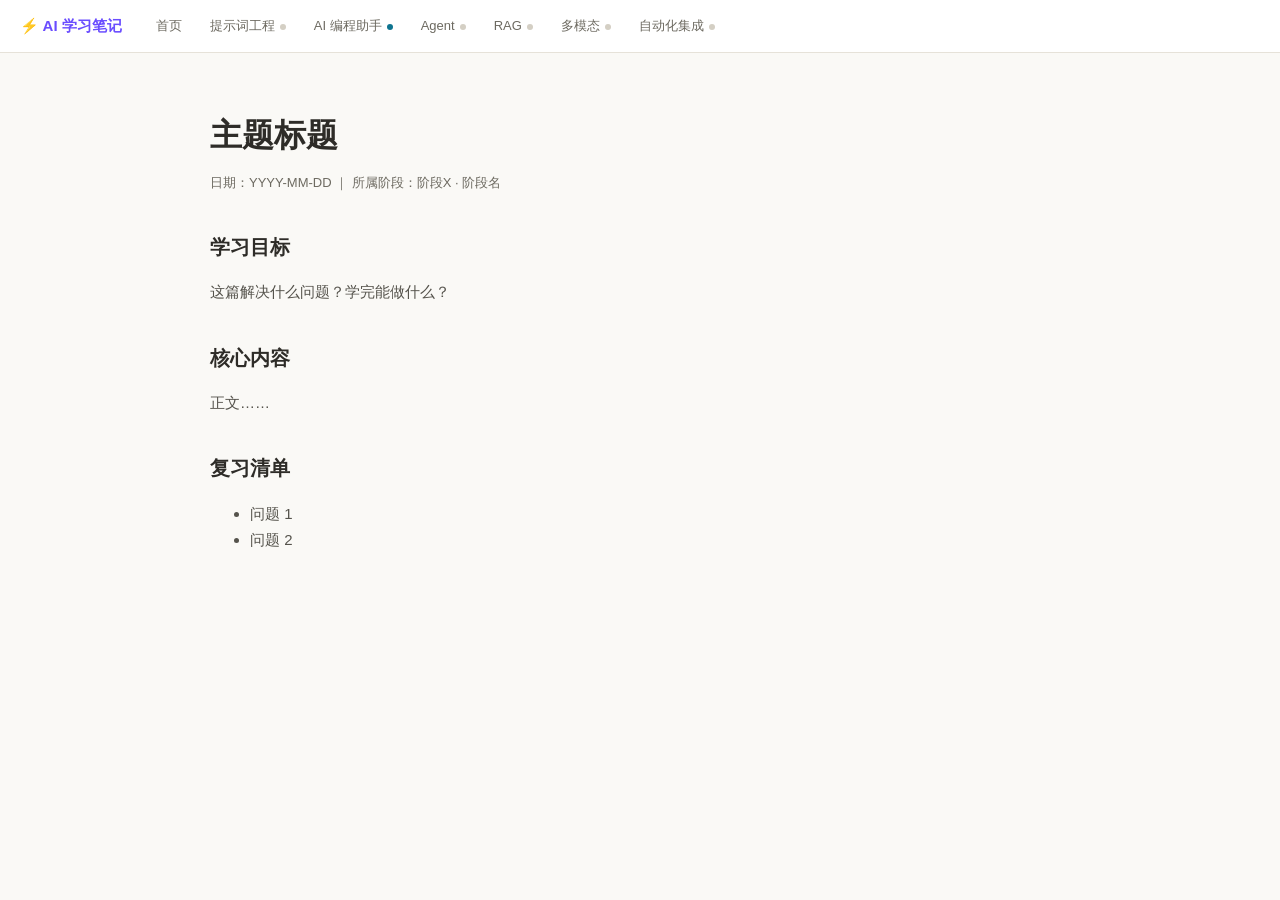
<file: templates/page-template.html>
<!DOCTYPE html>
<html lang="zh-CN">
<head>
<meta charset="UTF-8">
<meta name="viewport" content="width=device-width, initial-scale=1.0">
<title>主题标题 · AI 学习笔记</title>
<!--
  使用说明：
  1. 复制本文件到 topics/<阶段slug>/<主题slug>/index.html
  2. 按目录深度调整下面两行的 ../ 前缀（topics/<a>/<b>/ 下应为 ../../../）
  3. 在 assets/site.js 的 SITE_NAV 中注册本主题，并更新首页对应阶段卡片
  4. 运行 python3 tools/check_links.py 验证
-->
<link rel="stylesheet" href="../assets/site.css">
<script src="../assets/site.js"></script>
<style>
  body { background: var(--site-bg); color: var(--site-text);
    font-family: -apple-system, BlinkMacSystemFont, "PingFang SC",
    "Hiragino Sans GB", "Microsoft YaHei", sans-serif;
    margin: 0; line-height: 1.7; }
  .wrap { max-width: 860px; margin: 0 auto; padding: 56px 28px 100px; }
  .meta { color: var(--site-muted); font-size: 13px; margin-bottom: 24px; }
  h1 { font-size: 32px; margin: 0 0 10px; }
  h2 { font-size: 20px; margin: 36px 0 12px; }
  p, li { color: #55534c; font-size: 15px; }
  code { font-family: "SF Mono", Menlo, Consolas, monospace; font-size: .88em;
    background: #f3f0e9; border: 1px solid var(--site-line);
    border-radius: 6px; padding: 1px 7px; color: #0e7490; }
  a { color: var(--site-accent2); }
</style>
</head>
<body class="site-page">
<div class="wrap">

  <h1>主题标题</h1>
  <div class="meta">日期：YYYY-MM-DD ｜ 所属阶段：阶段X · 阶段名</div>

  <h2>学习目标</h2>
  <p>这篇解决什么问题？学完能做什么？</p>

  <h2>核心内容</h2>
  <p>正文……</p>

  <h2>复习清单</h2>
  <ul>
    <li>问题 1</li>
    <li>问题 2</li>
  </ul>

</div>
</body>
</html>
</file>
<file: assets/site.css>
/* ===== ai_use 全站共享样式 =====
 * 浅色阅读主题。页面通过 <link> 引用本文件，并给 body 加 class="site-page"。
 */

:root {
  --site-bg: #faf9f6;
  --site-card: #ffffff;
  --site-line: #e6e2d9;
  --site-text: #2e2c28;
  --site-muted: #6d6a61;
  --site-accent: #6a4dff;
  --site-accent2: #0e7490;
  --site-green: #0f9d58;
  --site-nav-h: 52px;
}

/* 吸顶导航 */
.site-nav {
  position: fixed;
  top: 0;
  left: 0;
  right: 0;
  height: var(--site-nav-h);
  display: flex;
  align-items: center;
  gap: 4px;
  padding: 0 20px;
  background: rgba(255, 255, 255, 0.92);
  backdrop-filter: blur(10px);
  border-bottom: 1px solid var(--site-line);
  z-index: 1000;
  font-family: -apple-system, BlinkMacSystemFont, "PingFang SC",
    "Hiragino Sans GB", "Microsoft YaHei", sans-serif;
}

.site-nav .brand {
  font-weight: 800;
  font-size: 15px;
  margin-right: 18px;
  white-space: nowrap;
  color: var(--site-accent);
  text-decoration: none;
}

.site-nav .item {
  position: relative;
  height: 100%;
  display: flex;
  align-items: center;
}

.site-nav .item > a {
  color: var(--site-muted);
  font-size: 13px;
  padding: 6px 12px;
  border-radius: 8px;
  text-decoration: none;
  white-space: nowrap;
  transition: 0.15s;
}

.site-nav .item > a:hover {
  color: var(--site-text);
  background: #f2efe8;
}

.site-nav .item.current > a {
  color: var(--site-accent);
  background: #f2efe8;
  font-weight: 600;
}

/* 阶段状态点 */
.site-nav .dot {
  display: inline-block;
  width: 6px;
  height: 6px;
  border-radius: 50%;
  margin-left: 5px;
  vertical-align: middle;
  background: #d4cfc4;
}
.site-nav .dot.doing { background: var(--site-accent2); }
.site-nav .dot.done { background: var(--site-green); }

/* 下拉菜单 */
.site-nav .menu {
  display: none;
  position: absolute;
  top: 100%;
  left: 0;
  min-width: 200px;
  background: var(--site-card);
  border: 1px solid var(--site-line);
  border-radius: 10px;
  padding: 6px;
  box-shadow: 0 8px 24px rgba(60, 55, 40, 0.12);
}

.site-nav .item:hover .menu,
.site-nav .item:focus-within .menu {
  display: block;
}

.site-nav .menu a {
  display: block;
  color: var(--site-text);
  font-size: 13px;
  padding: 8px 12px;
  border-radius: 7px;
  text-decoration: none;
}

.site-nav .menu a:hover {
  background: #f7f4ee;
  color: var(--site-accent);
}

.site-nav .menu .empty {
  color: #a8a396;
  font-size: 12px;
  padding: 8px 12px;
}

/* 使用共享导航的页面：为吸顶栏让出空间 */
body.site-page {
  padding-top: var(--site-nav-h);
}

@media (max-width: 900px) {
  .site-nav { overflow-x: auto; }
  .site-nav .menu { position: fixed; left: 12px; right: 12px; }
}
</file>
